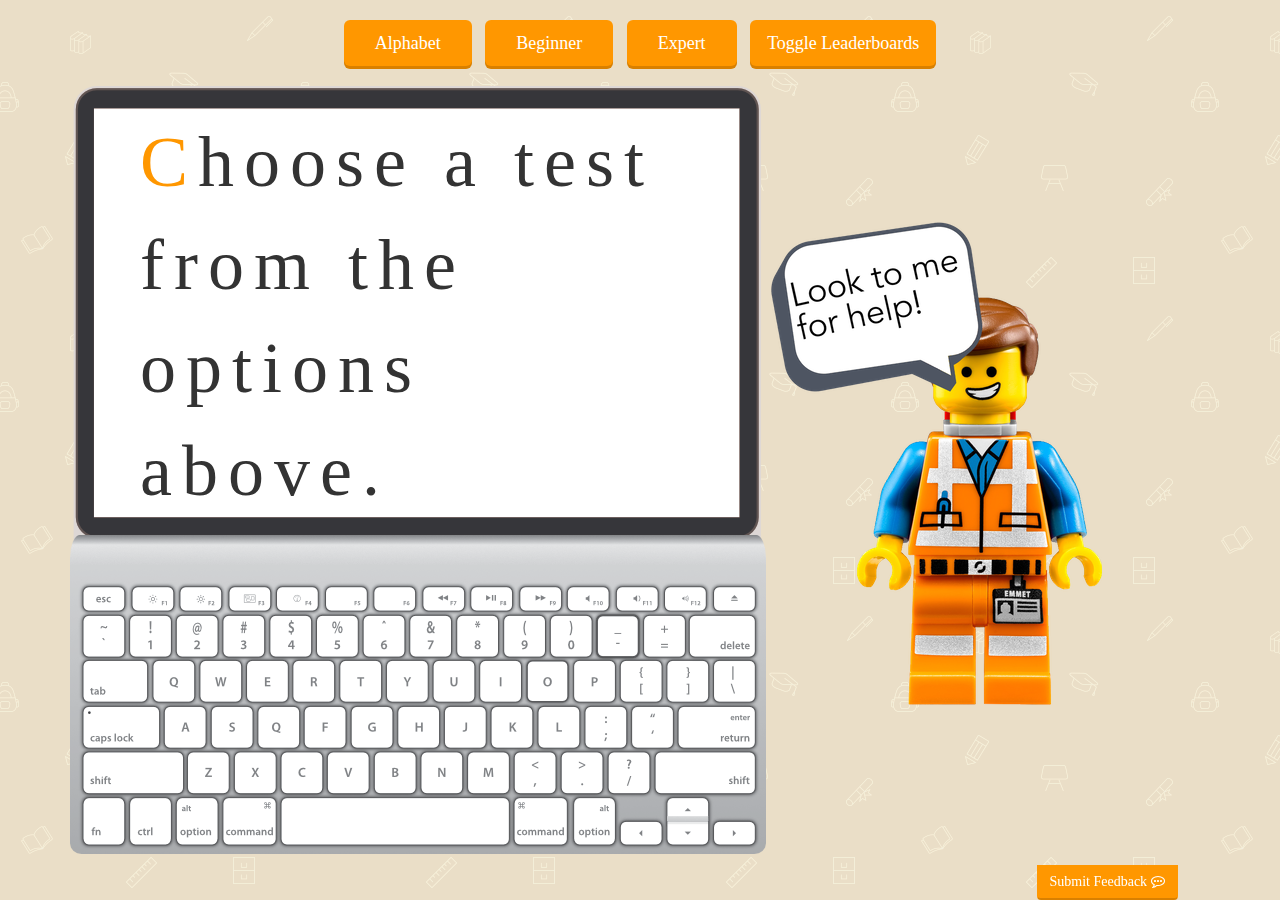
<file: index.html>
<!DOCTYPE html>
<html>
<head>
  <title>Type Assist</title>
  <script src="http://code.jquery.com/jquery-2.1.4.min.js"></script>
  <script src="https://maxcdn.bootstrapcdn.com/bootstrap/3.3.5/js/bootstrap.min.js"></script>
  <link rel="stylesheet" href="https://maxcdn.bootstrapcdn.com/bootstrap/3.3.5/css/bootstrap.min.css">
  <link rel="stylesheet" href="css/style.css">
  <link rel="stylesheet" href="https://maxcdn.bootstrapcdn.com/font-awesome/4.4.0/css/font-awesome.min.css">
</head>
<body>
  <button id="btn-feedback" class="btn btn-modal hidden-xs" data-toggle="modal" data-target="#feedback-modal" type="button">Submit Feedback <i class="fa fa-commenting-o"></i></button>
  <button id="btn-feedback" class="btn btn-sm btn-modal hidden-sm hidden-md hidden-lg" data-toggle="modal" data-target="#feedback-modal" type="button">Submit Feedback <i class="fa fa-commenting-o"></i></button>
  <div id="sorry" class="container-fluid hidden-sm hidden-md hidden-lg">
    <div class="col-xs-8 col-xs-offset-2">
      <img class="img-responsive" src="images/lego-helper.png">
    </div>
  </div>
  <div class="container hidden-xs">
      <div class="row">
      <div class="button-row col-xs-12 col-xs-offset-0 col-sm-12 text-center">
        <button id="alphabet" class="btn btn-lg btn-orange btn-game hidden-xs">Alphabet</button>
        <button id="beginner" class="btn btn-lg btn-orange btn-game hidden-xs">Beginner</button>
        <button id="expert" class="btn btn-lg btn-orange btn-game hidden-xs">Expert</button>
        <button id="toggle-leaderboards" class="btn btn-lg btn-orange hidden-xs">Toggle Leaderboards</button>
      </div>
    </div>
    <div class="row helper-holder">
      <div class="col-sm-10">
        <div id="game-screen">
          <p id="game-copy"><span class="highlight">C</span>hoose a test from the options above.</p>
          <div id="submit-score" class="hidden text-center">
            <input id="highscore-name" type="text" placeholder="Your name">
            <button id="highscore-btn" class="btn btn-orange">Submit Score</button>
          </div>
          <!-- Leaderboards -->
          <div id="leaderboards" class="container-fluid hidden-xs hidden">
            <div class="row">
              <div class="col-sm-10 col-sm-offset-1 hidden-xs">
                <table class="table table-striped rankings">
                  <tr>
                    <td class="timespan" colspan="3">Daily Rankings</td>
                  </tr>
                  <tr>
                    <th>Rank</th>
                    <th>Name</th>
                    <th>Score</th>
                  </tr>
                  <tr>
                    <td>1</td>
                    <td id="rank1Name">Johnny</td>
                    <td id="rank1Score">6</td>
                  </tr>
                  <tr>
                    <td>2</td>
                    <td id="rank2Name">Jessica</td>
                    <td id="rank2Score">5</td>
                  </tr>
                  <tr>
                    <td>3</td>
                    <td id="rank3Name">Holly</td>
                    <td id="rank3Score">4</td>
                  </tr>
                  <tr>
                    <td>4</td>
                    <td id="rank4Name">Greg</td>
                    <td id="rank4Score">3</td>
                  </tr>
                  <tr>
                    <td>5</td>
                    <td id="rank5Name">Aaron</td>
                    <td id="rank5Score">2</td>
                  </tr>
                </table>
              </div>
            </div>
          </div>
          <!-- End of Leaderboards -->
        </div>
      </div>
      <div id="lego-helper" class="col-sm-4 col-lg-5">
        <img class="img-responsive" src="images/lego-helper.png">
      </div>
    </div>
  </div>
<!-- Feedback Modal -->
  <div id="feedback-modal" class="modal fade" tabindex="-1">
    <div class="modal-dialog">
      <div class="modal-content">
        <div class="modal-header">
          <button class="close" data-dismiss="modal" type="button">&times;</button>
          <h3 class="modal-title">Thank you for helping us improve.</h3>
        </div>
        <div class="modal-body">
          <h4>We welcome all feedback and appreciate your contribution.</h4>
          <p>
            <form>
              <div class="form-group">
                <label for="name">Your name:</label>
                <input type="text" class="form-control" id="user-name" placeholder="Name">
              </div>
              <div class="form-group">
                <label for="email">Email address:</label>
                <input type="email" class="form-control" id="user-email" placeholder="example@gmail.com">
              </div>
              <div class="form-group">
                <label for="age">Child's age:</label>
                <input type="text" class="form-control" id="user-age" placeholder="">
              </div>
              <div class="form-group">
                <label for="comments">Comments:</label>
                <textarea class="form-control" id="user-comments" placeholder="Did you like our website?"></textarea>
              </div>
            </form>
          </p>
        </div>
        <div class="modal-footer">
          <button class="btn btn-modal" data-dismiss="modal" type="button">Close</button>
          <button id="feedback-submit" class="btn btn-modal" data-dismiss="modal" type="button">Submit Feedback</button>
        </div>
      </div>
    </div>
  </div>
<!-- End of Feedback Modal -->
<script src="scripts/app.js"></script>
</body>
</html>
</file>
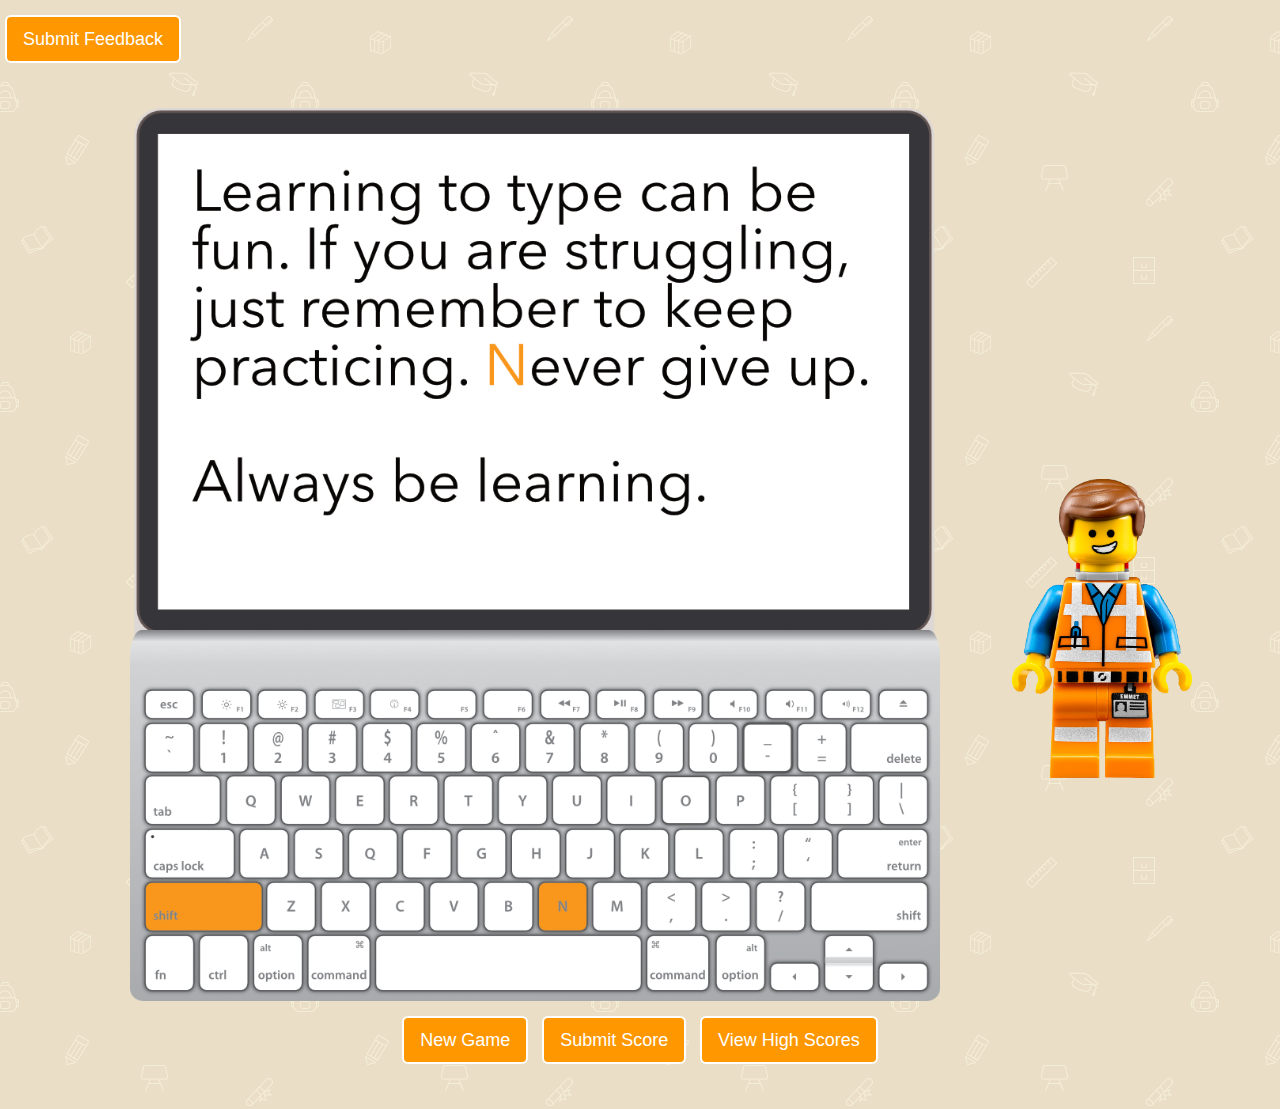
<file: public/index.html>
<!DOCTYPE html>
<html>
<head>
  <title>Type Assist</title>
  <script src="http://code.jquery.com/jquery-2.1.4.min.js"></script>
  <script src="https://maxcdn.bootstrapcdn.com/bootstrap/3.3.5/js/bootstrap.min.js"></script>
  <link rel="stylesheet" href="https://maxcdn.bootstrapcdn.com/bootstrap/3.3.5/css/bootstrap.min.css">
  <link rel="stylesheet" href="style.css">
  <link href='https://fonts.googleapis.com/css?family=Roboto|Roboto+Slab' rel='stylesheet' type='text/css'>
</head>
<body>

  <button class="btn btn-lg btn-orange" data-toggle="modal" data-target="#feedback-modal" type="button">Submit Feedback</button>

  <div id="game-screen" class="container-fluid">
    <div class="row helper-holder">
      <div class="col-xs-8 col-xs-offset-1">
        <img id="sample-game" class="img-responsive center-block" src="images/game-console.png">
      </div>
      <div id="lego-helper" class="col-xs-2 bottom">
        <img class="img-responsive" src="images/lego-helper-happy.png">
      </div>
    </div>


    <div class="row">
      <div class="col-xs-10 col-xs-offset-1 text-center">
        <button class="btn btn-lg btn-orange">New Game</button>
        <button class="btn btn-lg btn-orange">Submit Score</button>
        <button class="btn btn-lg btn-orange">View High Scores</button>
      </div>
    </div>
  </div>

<!-- Feedback Modal -->
  <div id="feedback-modal" class="modal fade" tabindex="-1">
    <div class="modal-dialog">
      <div class="modal-content">
        <div class="modal-header">
          <button class="close" data-dismiss="modal" type="button">&times;</button>
          <h3 class="modal-title">Thank you for helping us improve.</h3>
        </div>
        <div class="modal-body">
          <h4>We welcome all feedback and appreciate your contribution.</h4>
          <p>
            <form>
              <div class="form-group">
                <label for="name">Your name:</label>
                <input type="text" class="form-control" id="user-name" placeholder="Name">
              </div>
              <div class="form-group">
                <label for="email">Email address:</label>
                <input type="email" class="form-control" id="user-email" placeholder="example@gmail.com">
              </div>
              <div class="form-group">
                <label for="age">Child's age:</label>
                <input type="text" class="form-control" id="user-age" placeholder="">
              </div>
              <div class="form-group">
                <label for="comments">Comments:</label>
                <textarea class="form-control" id="user-comments" placeholder="Did you like our website?"></textarea>
              </div>
            </form>
          </p>
        </div>
        <div class="modal-footer">
          <button class="btn btn-lg btn-orange" data-dismiss="modal" type="button">Close</button>
          <button class="btn btn-lg btn-orange" data-dismiss="modal" type="button">Submit Feedback</button>
        </div>
      </div>
    </div>
  </div>
<!-- End of Feedback Modal -->

</body>
</html>
</file>
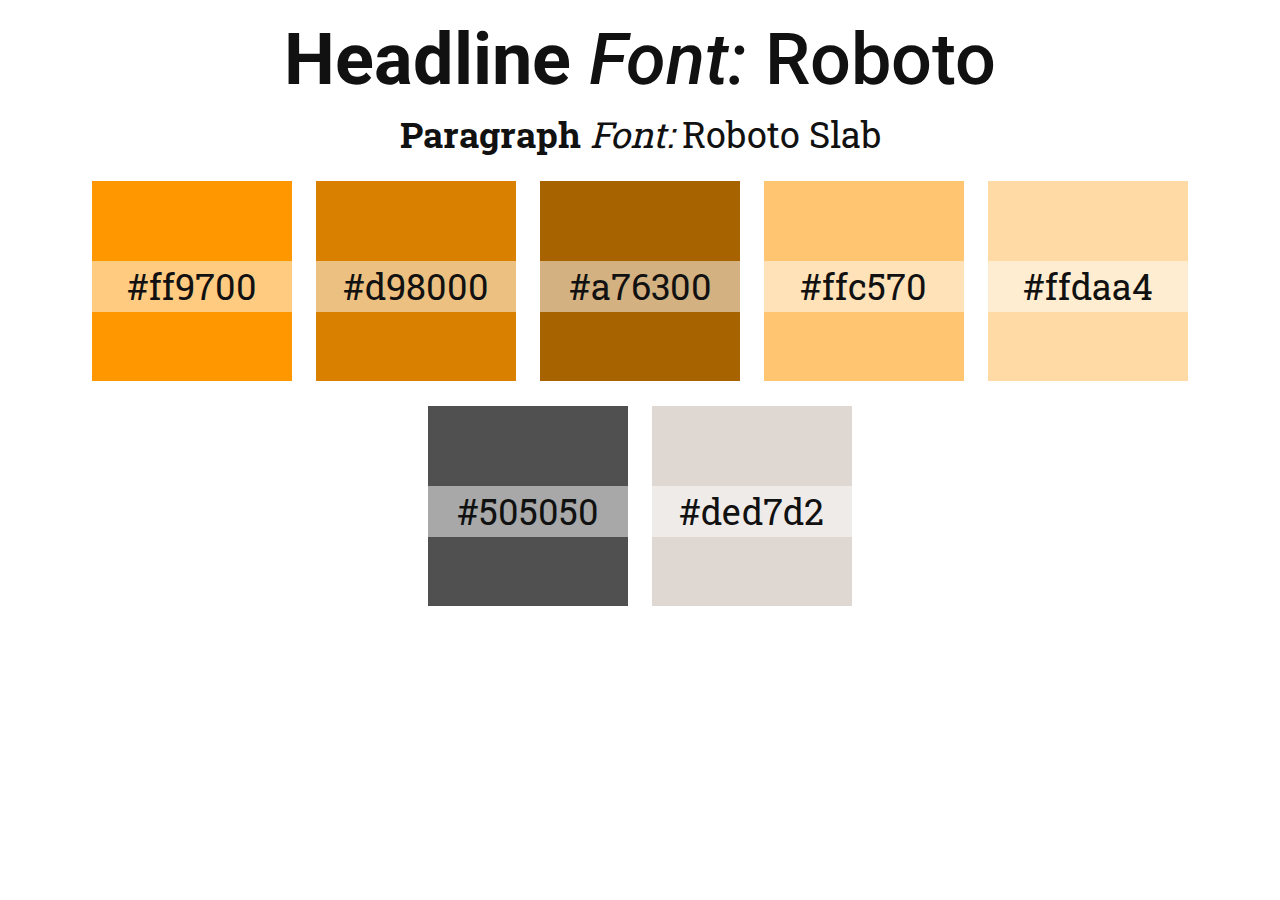
<file: style-guide/index.html>
<!DOCTYPE html>
<html>
<head>
  <title>Style Guide</title>
  <link rel="stylesheet" type="text/css" href="https://maxcdn.bootstrapcdn.com/bootstrap/3.3.5/css/bootstrap.min.css">
  <link rel="stylesheet" href="style.css">
  <link href='https://fonts.googleapis.com/css?family=Roboto|Roboto+Slab' rel='stylesheet' type='text/css'>
</head>
<body>

  <div class="font-choice">
    <h2><span class="bold">Headline</span> <span class="italic">Font:</span> Roboto</h2>
    <p><span class="bold">Paragraph</span> <span class="italic">Font:</span> Roboto Slab</p>
  </div>

  <div class="primary">
    <p class="overlay">#ff9700</p>
  </div>
  <div class="color-two">
    <p class="overlay">#d98000</p>
  </div>
  <div class="color-three">
    <p class="overlay">#a76300</p>
  </div>
  <div class="color-four">
    <p class="overlay">#ffc570</p>
  </div>
  <div class="color-five">
    <p class="overlay">#ffdaa4</p>
  </div>
  <div class="bg-one">
    <p class="overlay">#505050</p>
  </div>
  <div class="bg-two">
    <p class="overlay">#ded7d2</p>
  </div>

</body>
</html>
</file>
<file: css/style.css>
body {
  /* background-color: rgba(255,151,0,.2); */
  background-image: url(../images/school.png);
  font-family: 'Avenir Next' !important;
}

#sorry {
  margin-top: 40px;
}

#btn-feedback {
  position: fixed;
  bottom: 0;
  right: 8%;
  margin: 0;
  border-top-right-radius: 0px;
  border-top-left-radius: 0px;
  border-bottom: 2px solid #d98000;
  z-index: 20;
}

.button-row {
  margin-top: 20px;
  margin-bottom: 10px;
}

#game-screen {
  background-image: url('../images/game-screen.png') !important;
  height: 768px;
  width: 696px;
  margin-top: 10px;
  margin-bottom: 10px;
  word-wrap: break-word;
}

#game-copy {
  letter-spacing: 10px;
  width: 650px;
  font-size: 72px;
  padding: 25px 25px 25px 70px;
}

.btn-orange {
  color: #fff !important;
  background-color: #ff9700;
  margin: 0px 5px;
  box-shadow: 0 3px 0 0 #d98000;
  outline: none !important;
}

.btn-orange:hover, .btn-orange:visited {
  color: #fff;
}

.btn-orange:active, .btn-orange:active {
  color: #fff;
  background: #ff9700;
  box-shadow: none;
  margin-bottom: -3px;
  margin-top: 3px;
}

.btn-game {
  padding-left: 30px;
  padding-right: 30px;
}

.helper-holder {
  position:relative;
}

#lego-helper {
  position:absolute;
  bottom: 20%;
  right: 0;
}

#leaderboards {
  padding-top: 75px;
}

.rankings {
  border-radius: 10px;
  box-shadow: 5px 5px 5px #111;
  background-color: #fff;
}

th {
  font-size: 16px;
}

td {
  font-size: 16px;
}

.timespan {
  text-align: center;
  font-size: 24px;
  background-color: #ff9700;
  color: #fff;
}

.table-striped > tbody > tr:nth-of-type(odd) {

}

.table-striped > tbody > tr:nth-of-type(even) {
  background-color: rgba(255,151,0,.4);
}

#feedback-modal {
  margin-top: 10%;
}

.btn-modal {
  color: #fff !important;
  background-color: #ff9700;
  margin: 0;
  outline: none !important;
}

.btn-modal:hover, .btn-modal:visited {
  color: #fff;
}

.btn-modal:active, .btn-modal:active {
  color: #fff;
  background: #ff9700;
  box-shadow: none;
}

.highlight {
  color: #ff9700;
}

.highlightSpace {
  border-left: 2px solid #ff9700;
  letter-spacing: 8px;
}

.footer {
  margin-bottom: 20px;
}

.finishMessage {
  font-size: 48px !important;
  text-align: center;
  padding-top: 50px !important;
}
</file>
<file: public/style.css>
body {
  /* background-color: rgba(255,151,0,.2); */
  background-image: url(images/school.png);
}

#game-screen {
  margin: 30px 10px;
  max-width: 1600px;
}

#sample-game {

}

.btn-orange {
  color: #fff;
  background-color: #ff9700;
  border: 2px solid #fff;
  margin: 15px 5px !important; /*submit feedback button on modal wasn't getting margin added*/
}

.btn-orange:hover {
  color: #fff;
  background-color: #d98000; 
  border-color: #d98000;
}

.helper-holder {
  position:relative;
}

#lego-helper {
  position:absolute;
  bottom: 25%;
  right: 5%;
}
</file>
<file: style-guide/style.css>
body {
  text-align: center;
}

h2 {
  font-family: 'Roboto', Helvetica, sans-serif;
  font-size: 72px;
  color: #111;
}

p {
  font-family: 'Roboto Slab', serif;
  font-size: 36px;
  color: #111;
}

.bold {
  font-weight: bold;
}

.italic {
  font-style: italic;
}

.primary {
  position: relative;
  display: inline-block;
  width: 200px;
  height: 200px;
  background-color: #ff9700;
  color: #fff;
  margin: 10px;
}

.color-two {
  position: relative;
  display: inline-block;
  width: 200px;
  height: 200px;
  background-color: #d98000;
  color: #fff;
  margin: 10px;
}

.color-three {
  position: relative;
  display: inline-block;
  width: 200px;
  height: 200px;
  background-color: #a76300;
  color: #fff;
  margin: 10px;
}

.color-four {
  position: relative;
  display: inline-block;
  width: 200px;
  height: 200px;
  background-color: #ffc570;
  color: #000;
  margin: 10px;
}

.color-five {
  position: relative;
  display: inline-block;
  width: 200px;
  height: 200px;
  background-color: #ffdaa4;
  color: #000;
  margin: 10px;
}

.bg-one {
  position: relative;
  display: inline-block;
  width: 200px;
  height: 200px;
  background-color: #505050;
  color: #000;
  margin: 10px;
}

.bg-two {
  position: relative;
  display: inline-block;
  width: 200px;
  height: 200px;
  background-color: #ded7d2;
  color: #000;
  margin: 10px;
}

.overlay {
  position: relative;
  position: absolute;
  top: 40%;
  left: 0;
  width: 100%;
  text-align: center;
  background-color: rgba(255,255,255,.5);
}
</file>
